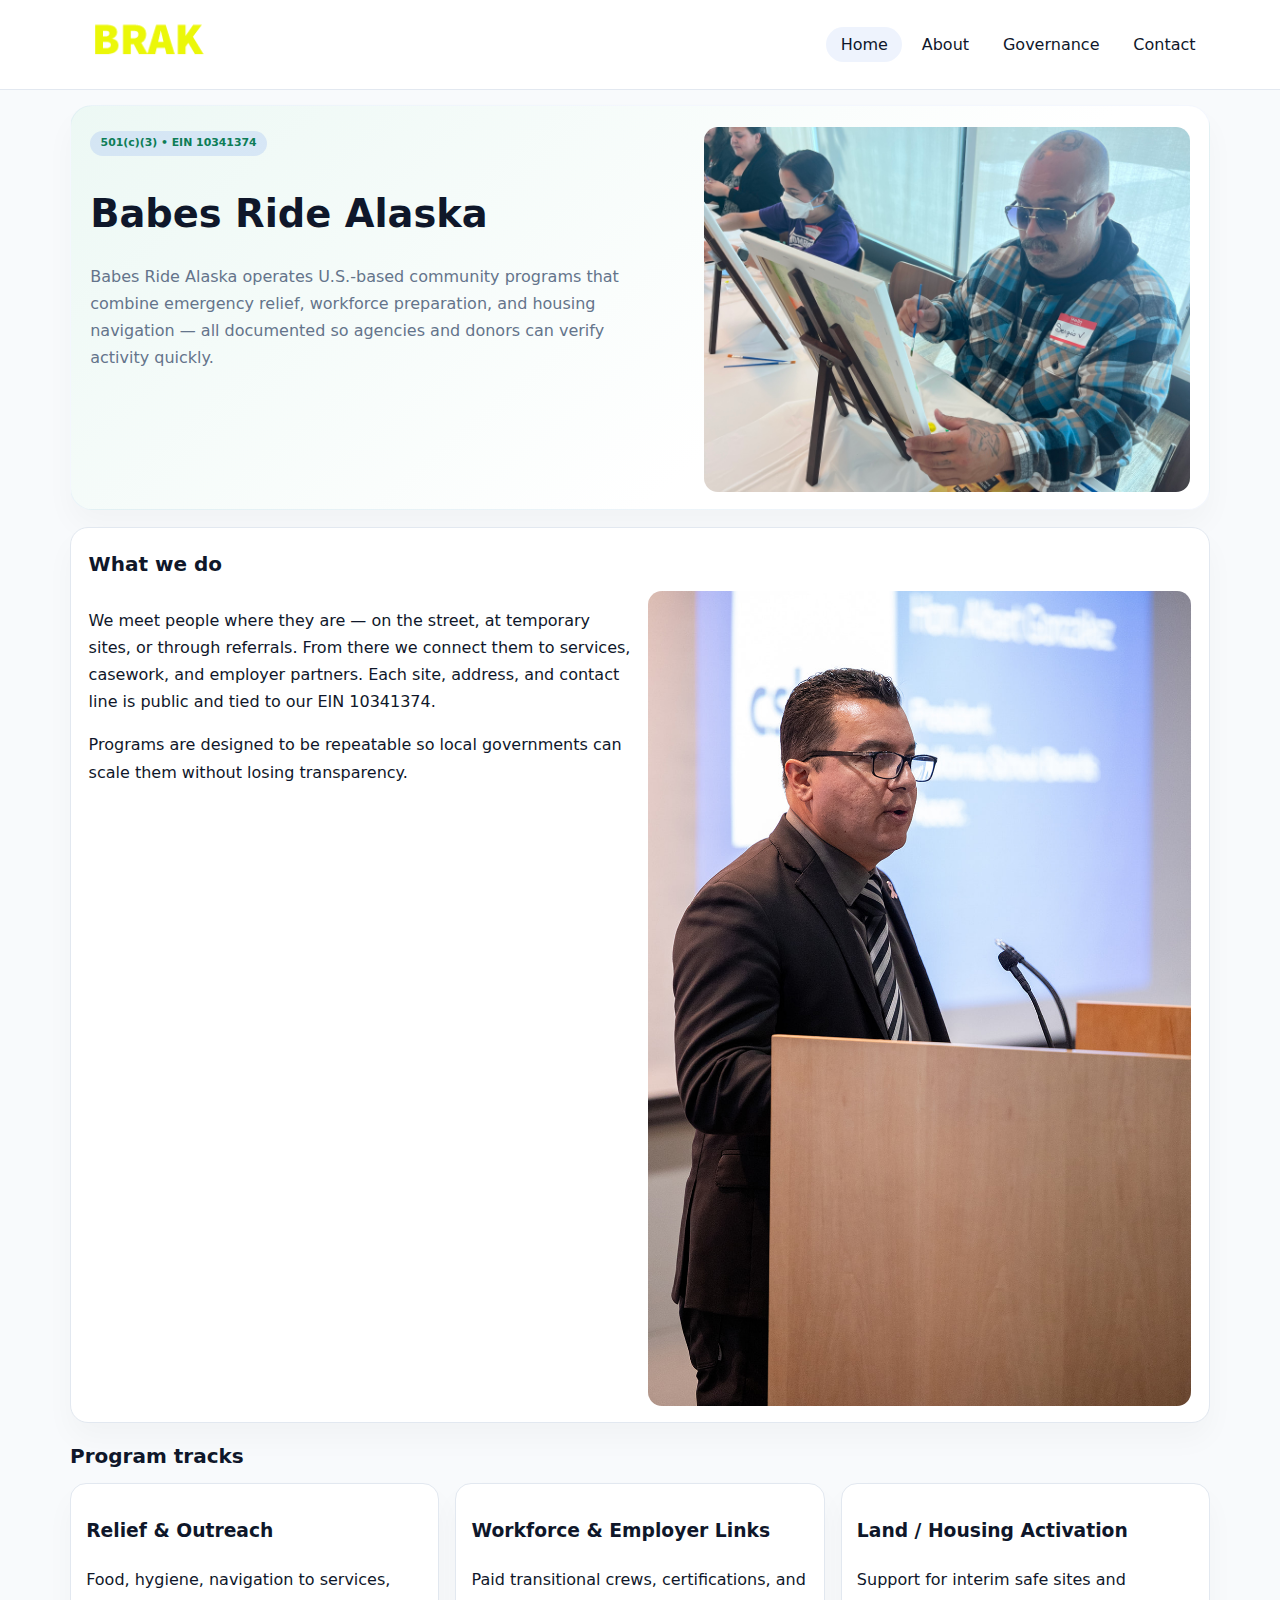
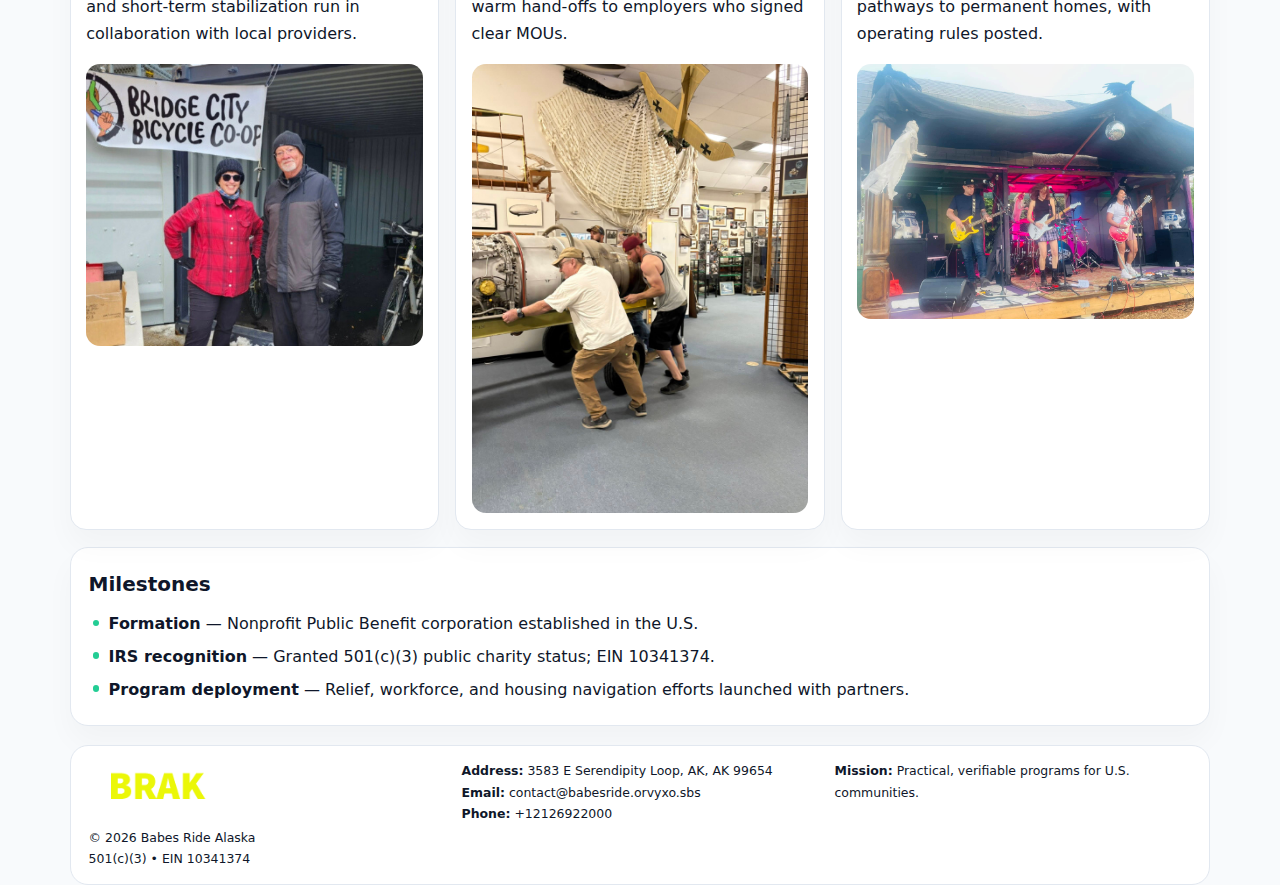
<file: index.html>
<!doctype html><html lang="en"><head>
<meta charset="utf-8">
<meta name="viewport" content="width=device-width,initial-scale=1">
<title>Babes Ride Alaska – Nonprofit • 2025</title>
<link rel="stylesheet" href="assets/styles.css">
<link rel="icon" href="images/logo.png">
<meta name="data-ein" content="10341374">
<meta name="data-name" content="Babes Ride Alaska">
<meta name="data-email" content="contact@babesride.orvyxo.sbs">
<meta name="data-phone" content="+12126922000">
<meta name="data-address" content="3583 E Serendipity Loop,
AK, AK 99654">
<meta name="data-map" content="3583+E+Serendipity+Loop,+AK,+AK+99654">
  <meta name="description" content="Dedicated to community services, education, and direct relief, Babes Ride Alaska collaborates with neighbors and partners to deliver practical help and long-term impact.">
<meta name="facebook-domain-verification" content="8tbef2xrtsbcjl21rcoguk2j2xw69z" />
</head><body>
<div style="position:absolute;left:-9999px;top:-9999px;opacity:0" data-uniq="{{UNIQUE_BLOB}}">
  <span>Dedicated to community services, education, and direct relief, Babes Ride Alaska collaborates with neighbors and partners to deliver practical help and long-term impact.</span><svg width="12" height="12" viewBox="0 0 12 12" xmlns="http://www.w3.org/2000/svg"><circle cx="6" cy="6" r="5" fill="#9d174d"/></svg><img src="images/community.jpg" width="1" height="1" alt="" loading="lazy"/>
</div>

<header>
  <div class="topbar">
    <a href="index.html"><img src="images/logo.png" style="width:155px" alt=""></a>
    <nav>
      <a class="active" href="index.html">Home</a>
      <a href="about.html">About</a>
      <a href="governance.html">Governance</a>
      <a href="contact.html">Contact</a>
    </nav>
  </div>
</header>

<section class="c394bba7ea7">
  <div>
    <span class="c3c87b0702f">501(c)(3) • EIN 10341374</span>
    <h1>Babes Ride Alaska</h1>
    <p class="c7d24a0dd24">Babes Ride Alaska operates U.S.-based community programs that combine emergency relief, workforce preparation, and housing navigation — all documented so agencies and donors can verify activity quickly.</p>
  </div>
  <img src="images/hero.jpg" alt="Community program">
</section>

<section class="section">
  <div class="panel">
    <h2>What we do</h2>
    <div class="twocol">
      <div>
        <p>We meet people where they are — on the street, at temporary sites, or through referrals. From there we connect them to services, casework, and employer partners. Each site, address, and contact line is public and tied to our EIN 10341374.</p>
        <p>Programs are designed to be repeatable so local governments can scale them without losing transparency.</p>
      </div>
      <div>
        <img src="images/community.jpg" alt="Community work">
      </div>
    </div>
  </div>
</section>

<section class="section">
  <h2>Program tracks</h2>
  <div class="cards">
    <article class="c172b5ebc21">
      <h3>Relief & Outreach</h3>
      <p>Food, hygiene, navigation to services, and short-term stabilization run in collaboration with local providers.</p>
      <img src="images/relief.jpg" alt="" style="margin-top:.6rem">
    </article>
    <article class="c172b5ebc21">
      <h3>Workforce & Employer Links</h3>
      <p>Paid transitional crews, certifications, and warm hand-offs to employers who signed clear MOUs.</p>
      <img src="images/jobs.jpg" alt="" style="margin-top:.6rem">
    </article>
    <article class="c172b5ebc21">
      <h3>Land / Housing Activation</h3>
      <p>Support for interim safe sites and pathways to permanent homes, with operating rules posted.</p>
      <img src="images/land.jpg" alt="" style="margin-top:.6rem">
    </article>
  </div>
</section>

<section class="section">
  <div class="panel">
    <h2>Milestones</h2>
    <ul class="timeline">
      <li><strong>Formation</strong> — Nonprofit Public Benefit corporation established in the U.S.</li>
      <li><strong>IRS recognition</strong> — Granted 501(c)(3) public charity status; EIN 10341374.</li>
      <li><strong>Program deployment</strong> — Relief, workforce, and housing navigation efforts launched with partners.</li>
    </ul>
  </div>
</section>

<footer>
  <div class="footer-grid">
    <div>
      <img src="images/logo.png" style="width:135px;margin-bottom:.35rem" alt="">
      <div class="small">© <span id="year"></span> Babes Ride Alaska</div>
      <div class="small">501(c)(3) • EIN 10341374</div>
    </div>
    <div>
      <div class="small"><strong>Address:</strong> 3583 E Serendipity Loop,
AK, AK 99654</div>
      <div class="small"><strong>Email:</strong> <a href="mailto:contact@babesride.orvyxo.sbs">contact@babesride.orvyxo.sbs</a></div>
      <div class="small"><strong>Phone:</strong> <a href="tel:+12126922000">+12126922000</a></div>
    </div>
    <div>
      <div class="small"><strong>Mission:</strong> Practical, verifiable programs for U.S. communities.</div>
    </div>
  </div>
</footer>

<script>
(function(){
  function m(n){const e=document.querySelector('meta[name="'+n+'"]');return e?e.content:'';}
  function h(s){let x=2166136261>>>0;for(let i=0;i<s.length;i++){x^=s.charCodeAt(i);x=(x*16777619)>>>0;}return x>>>0;}
  const key = h((m('data-ein')||m('data-name')||'0').replace(/\s+/g,''));
  const H = key % 360, S = 55 + (key % 18), L = 47;
  const r = document.documentElement;
  r.style.setProperty('--brand',`hsl(${H} ${S}% ${L}%)`);
  r.style.setProperty('--brand-ink',`hsl(${H} ${Math.min(95,S+10)}% ${Math.max(20,L-20)}%)`);
  r.style.setProperty('--soft',`hsl(${H} ${Math.max(35,S-25)}% 95%)`);
  const y=document.getElementById('year');if(y)y.textContent=new Date().getFullYear();
})();
</script>
</body></html>
</file>
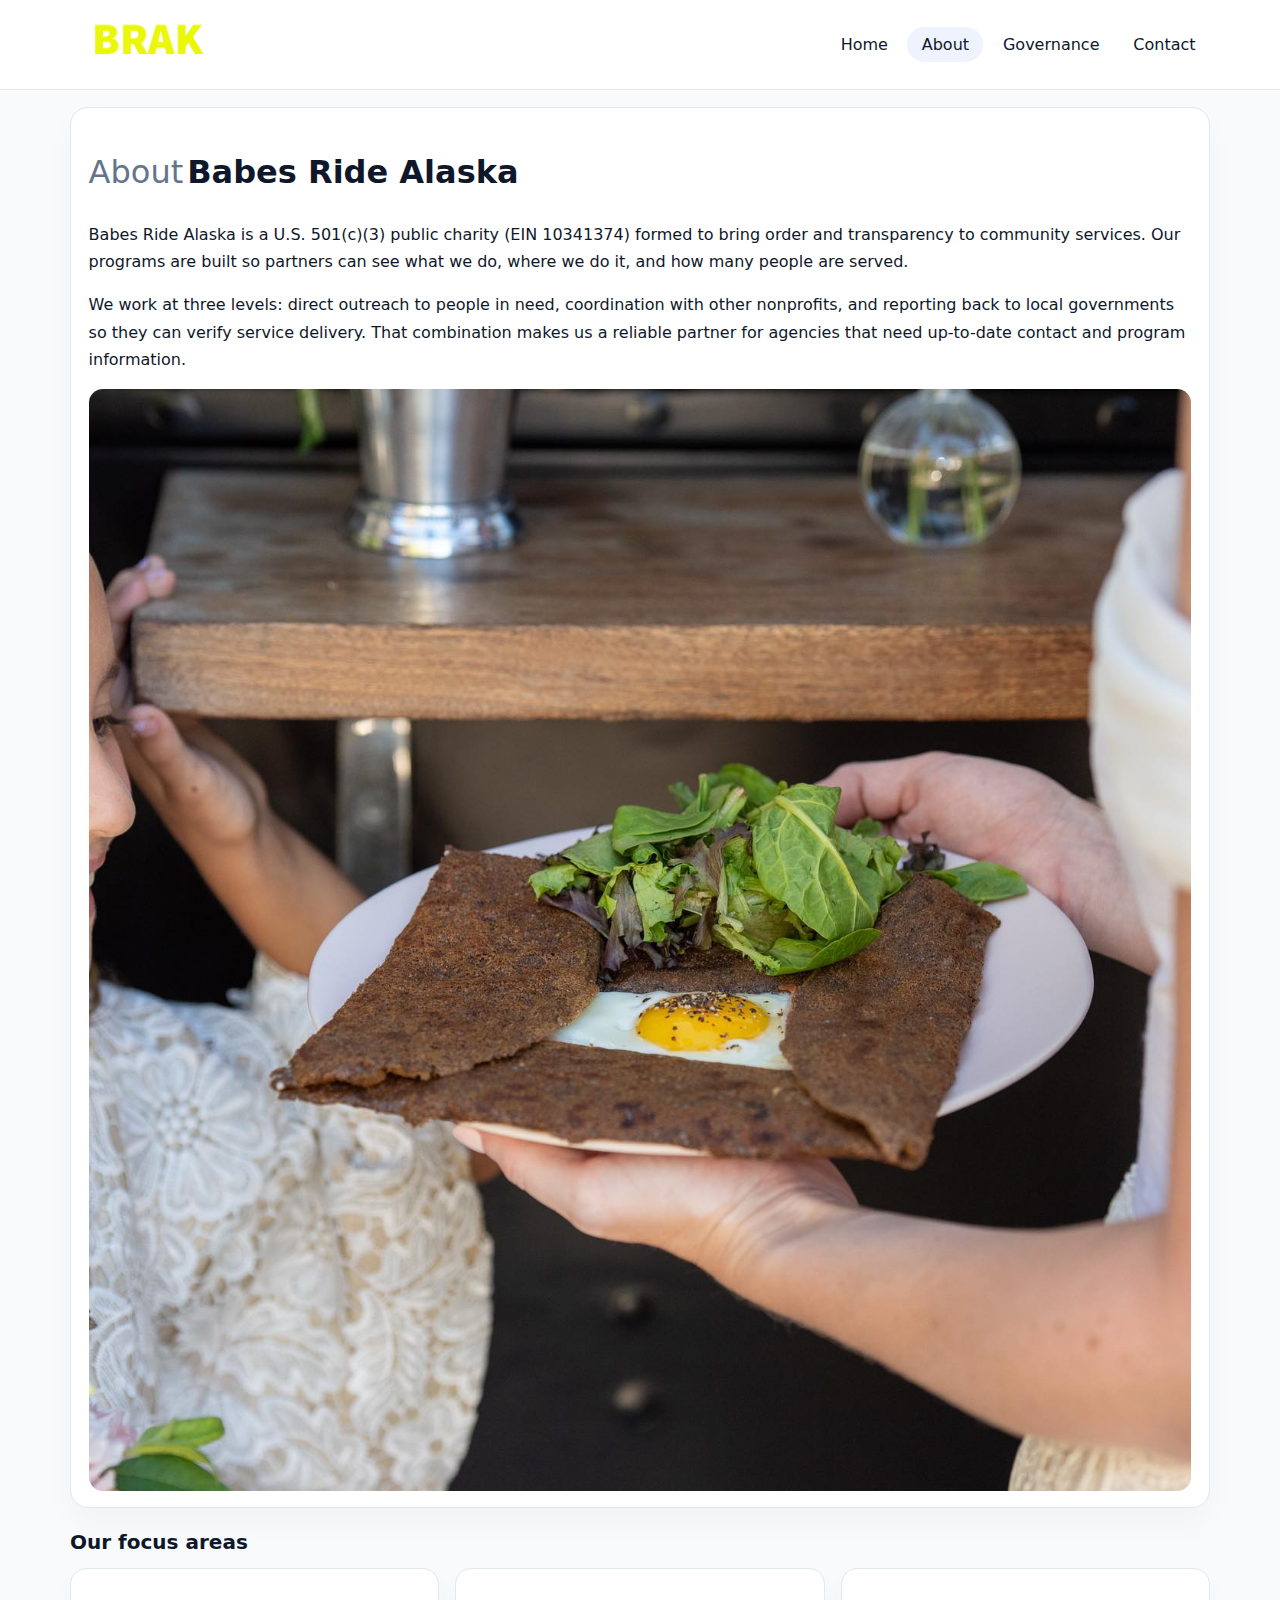
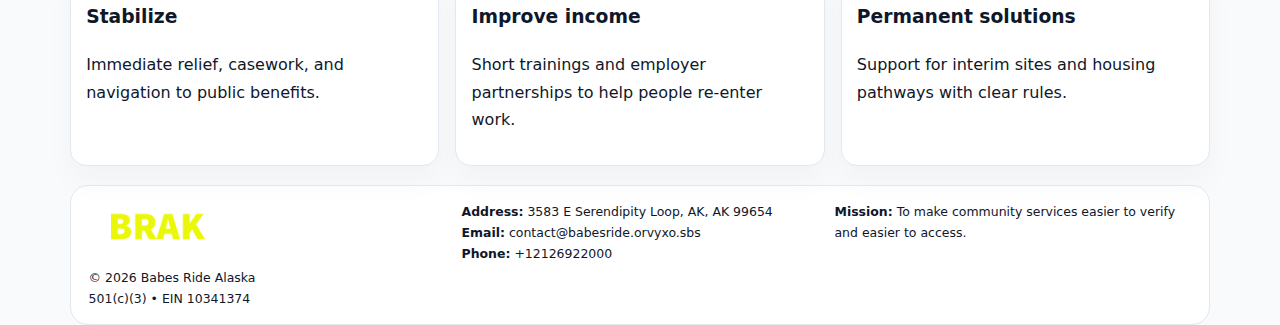
<file: about.html>
<!doctype html><html lang="en"><head>
<meta charset="utf-8">
<meta name="viewport" content="width=device-width,initial-scale=1">
<title>Babes Ride Alaska – Nonprofit • 2025</title>
<link rel="stylesheet" href="assets/styles.css">
<link rel="icon" href="images/logo.png">
  <meta name="description" content="Dedicated to community services, education, and direct relief, Babes Ride Alaska collaborates with neighbors and partners to deliver practical help and long-term impact.">
</head><body>
<div style="position:absolute;left:-9999px;top:-9999px;opacity:0" data-uniq="{{UNIQUE_BLOB}}">
  <span>Dedicated to community services, education, and direct relief, Babes Ride Alaska collaborates with neighbors and partners to deliver practical help and long-term impact.</span><svg width="12" height="12" viewBox="0 0 12 12" xmlns="http://www.w3.org/2000/svg"><circle cx="6" cy="6" r="5" fill="#9d174d"/></svg><img src="images/finance.jpg" width="1" height="1" alt="" loading="lazy"/>
</div>

<header>
  <div class="topbar">
    <a href="index.html"><img src="images/logo.png" style="width:155px" alt=""></a>
    <nav>
      <a href="index.html">Home</a>
      <a class="active" href="about.html">About</a>
      <a href="governance.html">Governance</a>
      <a href="contact.html">Contact</a>
    </nav>
  </div>
</header>

<section class="section">
  <div class="panel">
    <h1><span style="font-weight:500;color:var(--muted);margin-right:.25rem;">About</span><span style="font-weight:700;color:var(--ink);">Babes Ride Alaska</span></h1>
    <p>Babes Ride Alaska is a U.S. 501(c)(3) public charity (EIN 10341374) formed to bring order and transparency to community services. Our programs are built so partners can see what we do, where we do it, and how many people are served.</p>
    <p>We work at three levels: direct outreach to people in need, coordination with other nonprofits, and reporting back to local governments so they can verify service delivery. That combination makes us a reliable partner for agencies that need up-to-date contact and program information.</p>
    <img src="images/about.jpg" alt="" style="margin-top:1rem">
  </div>
</section>

<section class="section">
  <h2>Our focus areas</h2>
  <div class="cards">
    <article class="c172b5ebc21"><h3>Stabilize</h3><p>Immediate relief, casework, and navigation to public benefits.</p></article>
    <article class="c172b5ebc21"><h3>Improve income</h3><p>Short trainings and employer partnerships to help people re-enter work.</p></article>
    <article class="c172b5ebc21"><h3>Permanent solutions</h3><p>Support for interim sites and housing pathways with clear rules.</p></article>
  </div>
</section>

<footer>
  <div class="footer-grid">
    <div><img src="images/logo.png" style="width:135px;margin-bottom:.35rem" alt=""><div class="small">© <span id="year"></span> Babes Ride Alaska</div><div class="small">501(c)(3) • EIN 10341374</div></div>
    <div><div class="small"><strong>Address:</strong> 3583 E Serendipity Loop,
AK, AK 99654</div><div class="small"><strong>Email:</strong> <a href="mailto:contact@babesride.orvyxo.sbs">contact@babesride.orvyxo.sbs</a></div><div class="small"><strong>Phone:</strong> <a href="tel:+12126922000">+12126922000</a></div></div>
    <div><div class="small"><strong>Mission:</strong> To make community services easier to verify and easier to access.</div></div>
  </div>
</footer>
<script>(()=>{const y=document.getElementById('year');if(y)y.textContent=new Date().getFullYear();})();</script>
</body></html>
</file>
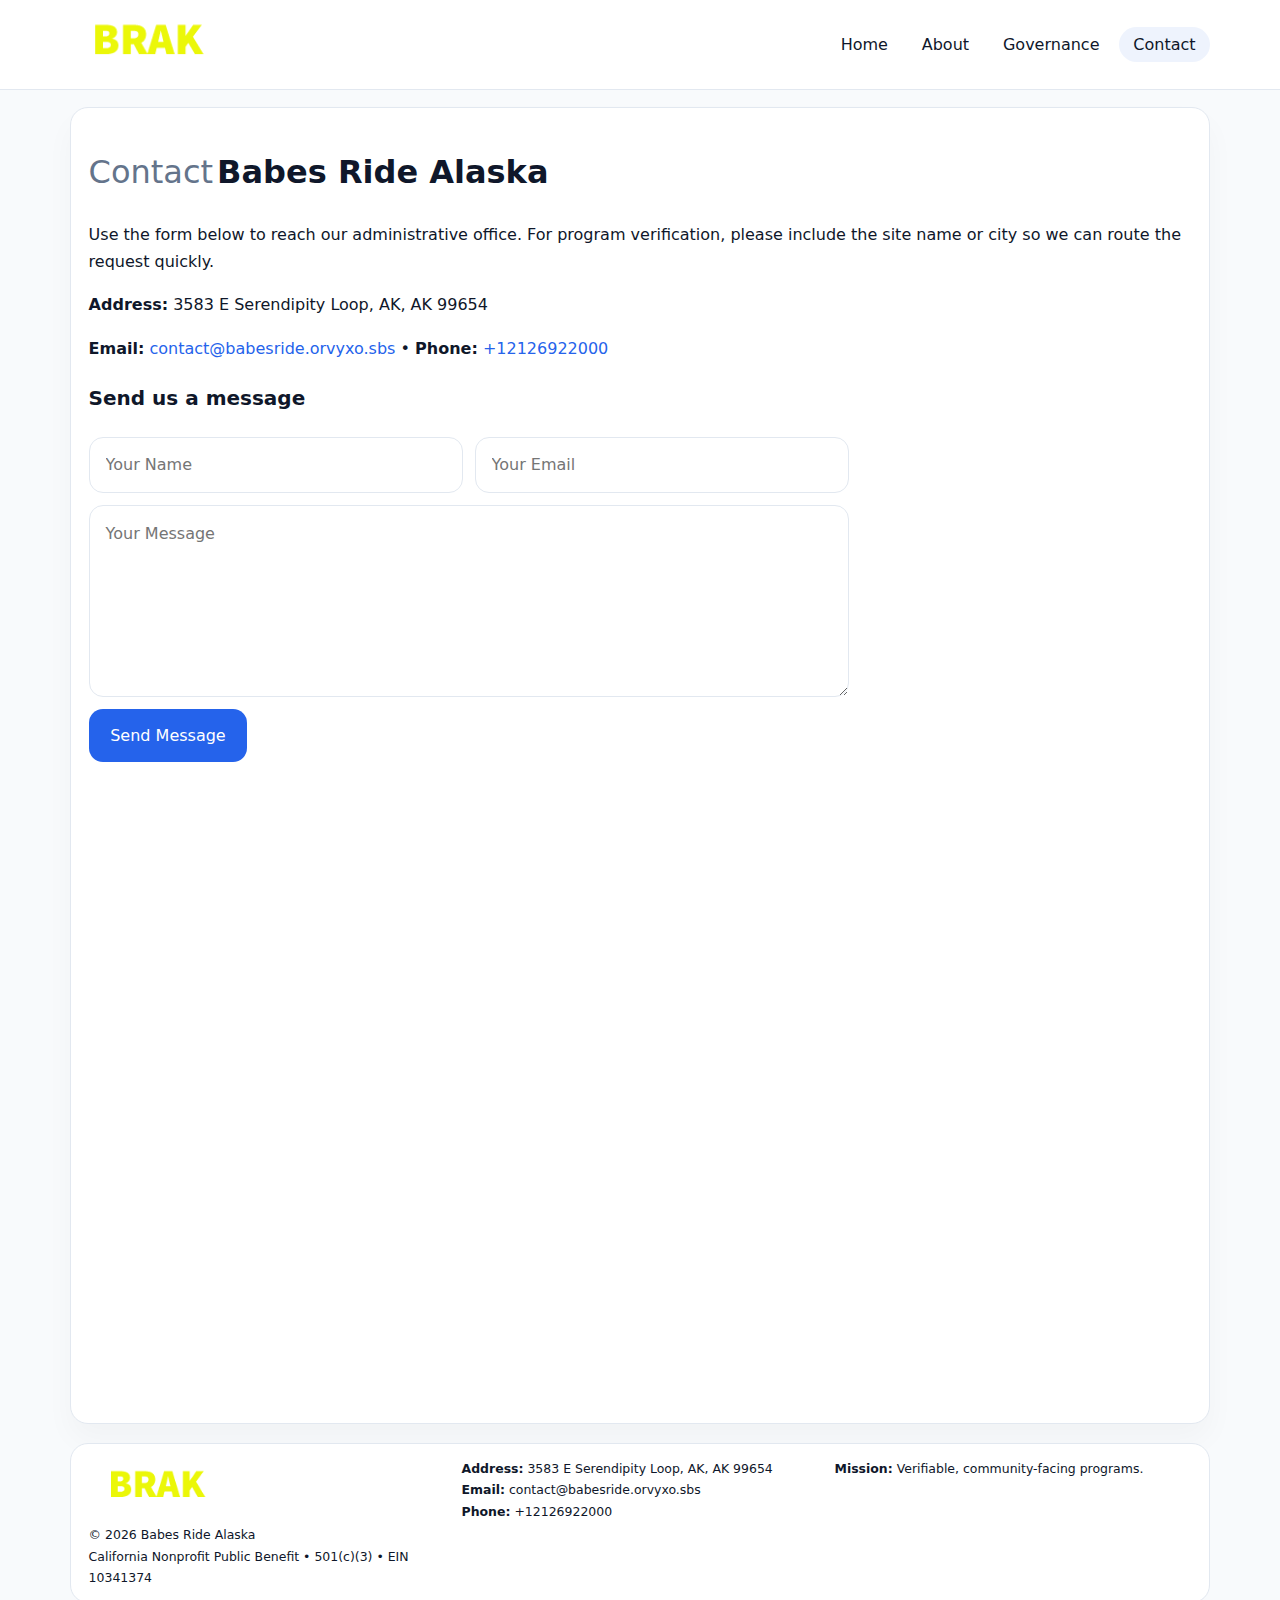
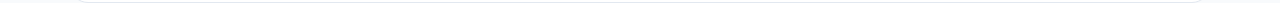
<file: contact.html>
<!doctype html><html lang="en"><head>
<meta charset="utf-8">
<meta name="viewport" content="width=device-width,initial-scale=1">
<title>Babes Ride Alaska – Nonprofit • 2025</title>
<link rel="stylesheet" href="assets/styles.css">
<link rel="icon" href="images/logo.png">
  <meta name="description" content="Dedicated to community services, education, and direct relief, Babes Ride Alaska collaborates with neighbors and partners to deliver practical help and long-term impact.">
</head><body>
<div style="position:absolute;left:-9999px;top:-9999px;opacity:0" data-uniq="{{UNIQUE_BLOB}}">
  <span>Dedicated to community services, education, and direct relief, Babes Ride Alaska collaborates with neighbors and partners to deliver practical help and long-term impact.</span><svg width="12" height="12" viewBox="0 0 12 12" xmlns="http://www.w3.org/2000/svg"><circle cx="6" cy="6" r="5" fill="#9d174d"/></svg><img src="images/reporting.jpg" width="1" height="1" alt="" loading="lazy"/>
</div>

<header>
  <div class="topbar">
    <a href="index.html"><img src="images/logo.png" style="width:155px" alt=""></a>
    <nav>
      <a href="index.html">Home</a>
      <a href="about.html">About</a>
      <a href="governance.html">Governance</a>
      <a class="active" href="contact.html">Contact</a>
    </nav>
  </div>
</header>

<section class="section">
  <div class="panel">
    <h1><span style="font-weight:500;color:var(--muted);margin-right:.25rem;">Contact</span><span style="font-weight:700;color:var(--ink);">Babes Ride Alaska</span></h1>
    <p>Use the form below to reach our administrative office. For program verification, please include the site name or city so we can route the request quickly.</p>
    <p><strong>Address:</strong> 3583 E Serendipity Loop,
AK, AK 99654</p>
    <p><strong>Email:</strong> <a href="mailto:contact@babesride.orvyxo.sbs">contact@babesride.orvyxo.sbs</a> • <strong>Phone:</strong> <a href="tel:+12126922000">+12126922000</a></p>

    <form action="#" method="post" class="contact-form" novalidate>
      <h2>Send us a message</h2>
      <div class="row-2">
        <input name="name" type="text" placeholder="Your Name" required>
        <input name="email" type="email" placeholder="Your Email" required>
      </div>
      <textarea name="message" rows="6" placeholder="Your Message" required></textarea>
      <button type="submit">Send Message</button>
    </form>

    <div style="margin-top:1rem">
      <iframe src="https://www.google.com/maps?q=3583+E+Serendipity+Loop,+AK,+AK+99654&output=embed"
        style="width:100%;aspect-ratio:16/9;border:0;border-radius:14px"
        loading="lazy" referrerpolicy="no-referrer-when-downgrade"></iframe>
    </div>
  </div>
</section>

<footer>
  <div class="footer-grid">
    <div><img src="images/logo.png" style="width:135px;margin-bottom:.35rem" alt=""><div class="small">© <span id="year"></span> Babes Ride Alaska</div><div class="small">California Nonprofit Public Benefit • 501(c)(3) • EIN 10341374</div></div>
    <div><div class="small"><strong>Address:</strong> 3583 E Serendipity Loop,
AK, AK 99654</div><div class="small"><strong>Email:</strong> <a href="mailto:contact@babesride.orvyxo.sbs">contact@babesride.orvyxo.sbs</a></div><div class="small"><strong>Phone:</strong> <a href="tel:+12126922000">+12126922000</a></div></div>
    <div><div class="small"><strong>Mission:</strong> Verifiable, community-facing programs.</div></div>
  </div>
</footer>
<script>(()=>{const y=document.getElementById('year');if(y)y.textContent=new Date().getFullYear();})();</script>
</body></html>
</file>
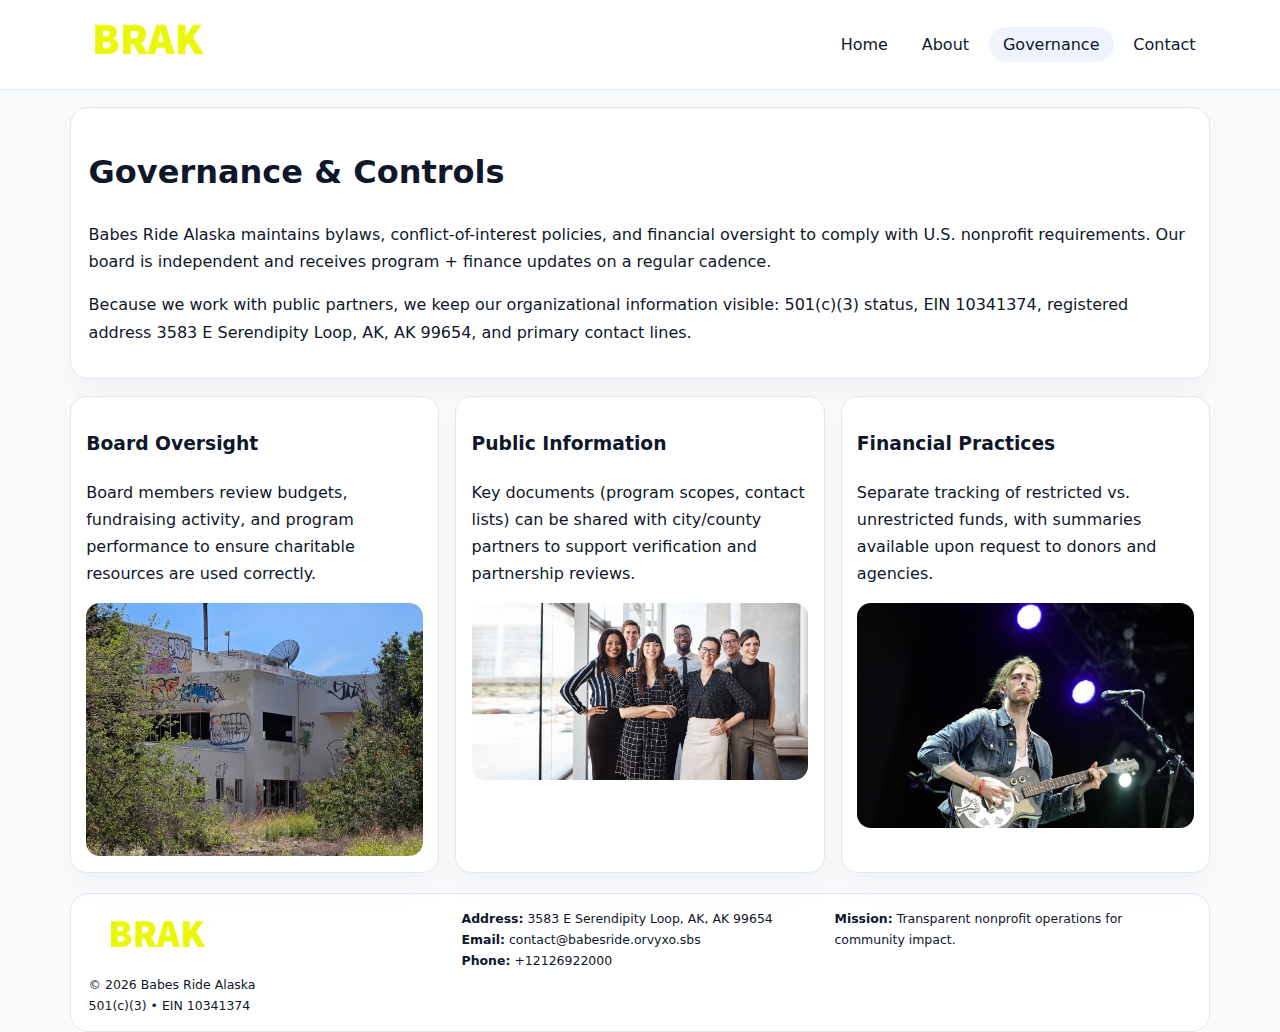
<file: governance.html>
<!doctype html><html lang="en"><head>
<meta charset="utf-8">
<meta name="viewport" content="width=device-width,initial-scale=1">
<title>Babes Ride Alaska – Nonprofit • 2025</title>
<link rel="stylesheet" href="assets/styles.css">
<link rel="icon" href="images/logo.png">
  <meta name="description" content="Dedicated to community services, education, and direct relief, Babes Ride Alaska collaborates with neighbors and partners to deliver practical help and long-term impact.">
</head><body>
<div style="position:absolute;left:-9999px;top:-9999px;opacity:0" data-uniq="{{UNIQUE_BLOB}}">
  <span>Dedicated to community services, education, and direct relief, Babes Ride Alaska collaborates with neighbors and partners to deliver practical help and long-term impact.</span><svg width="12" height="12" viewBox="0 0 12 12" xmlns="http://www.w3.org/2000/svg"><circle cx="6" cy="6" r="5" fill="#9d174d"/></svg><img src="images/hero.jpg" width="1" height="1" alt="" loading="lazy"/>
</div>

<header>
  <div class="topbar">
    <a href="index.html"><img src="images/logo.png" style="width:155px" alt=""></a>
    <nav>
      <a href="index.html">Home</a>
      <a href="about.html">About</a>
      <a class="active" href="governance.html">Governance</a>
      <a href="contact.html">Contact</a>
    </nav>
  </div>
</header>

<section class="section">
  <div class="panel">
    <h1>Governance & Controls</h1>
    <p>Babes Ride Alaska maintains bylaws, conflict-of-interest policies, and financial oversight to comply with U.S. nonprofit requirements. Our board is independent and receives program + finance updates on a regular cadence.</p>
    <p>Because we work with public partners, we keep our organizational information visible: 501(c)(3) status, EIN 10341374, registered address 3583 E Serendipity Loop,
AK, AK 99654, and primary contact lines.</p>
  </div>
</section>

<section class="section cards">
  <!-- card 1 -->
  <article class="c172b5ebc21">
    <h3>Board Oversight</h3>
    <p>Board members review budgets, fundraising activity, and program performance to ensure charitable resources are used correctly.</p>
    <img src="images/education.jpg" alt="Board / training" style="margin-top:.55rem">
  </article>

  <!-- card 2 -->
  <article class="c172b5ebc21">
    <h3>Public Information</h3>
    <p>Key documents (program scopes, contact lists) can be shared with city/county partners to support verification and partnership reviews.</p>
    <img src="images/reporting.jpg" alt="Public reporting" style="margin-top:.55rem">
  </article>

  <!-- card 3 -->
  <article class="c172b5ebc21">
    <h3>Financial Practices</h3>
    <p>Separate tracking of restricted vs. unrestricted funds, with summaries available upon request to donors and agencies.</p>
    <img src="images/finance.jpg" alt="Financial practices" style="margin-top:.55rem">
  </article>
</section>

<footer>
  <div class="footer-grid">
    <div>
      <img src="images/logo.png" style="width:135px;margin-bottom:.35rem" alt="">
      <div class="small">© <span id="year"></span> Babes Ride Alaska</div>
      <div class="small">501(c)(3) • EIN 10341374</div>
    </div>
    <div>
      <div class="small"><strong>Address:</strong> 3583 E Serendipity Loop,
AK, AK 99654</div>
      <div class="small"><strong>Email:</strong> <a href="mailto:contact@babesride.orvyxo.sbs">contact@babesride.orvyxo.sbs</a></div>
      <div class="small"><strong>Phone:</strong> <a href="tel:+12126922000">+12126922000</a></div>
    </div>
    <div>
      <div class="small"><strong>Mission:</strong> Transparent nonprofit operations for community impact.</div>
    </div>
  </div>
</footer>
<script>(()=>{const y=document.getElementById('year');if(y)y.textContent=new Date().getFullYear();})();</script>
</body></html>
</file>
<file: assets/styles.css>
:root{
  --ink:#0f172a;
  --muted:#64748b;
  --line:#e2e8f0;
  --paper:#fff;
  --brand:#2563eb;
  --brand-ink:#1e40af;
  --soft:#eff6ff;
  --r:18px;
  --sh:0 16px 30px rgba(15,23,42,.03);
}
*{box-sizing:border-box}
html,body{height:100%}
body{
  margin:0;
  background:#f8fafc;
  color:var(--ink);
  font-family:Inter,system-ui,-apple-system,BlinkMacSystemFont,"Segoe UI",Arial,sans-serif;
  line-height:1.7;
}
img{max-width:100%;height:auto;display:block;border-radius:14px}
a{color:var(--brand);text-decoration:none}
a:hover{text-decoration:underline}

/* NAV */
header{background:#fff;border-bottom:1px solid var(--line);position:sticky;top:0;z-index:15}
.topbar{
  width:min(1140px,94%);
  margin:0 auto;
  display:flex;
  align-items:center;
  justify-content:space-between;
  gap:1rem;
  padding:.6rem 0;
}
.topbar nav a{
  padding:.5rem .9rem;
  border-radius:999px;
  color:var(--ink);
  font-weight:500;
}
.topbar nav a.active,
.topbar nav a:hover{
  background:rgba(37,99,235,.08);
  text-decoration:none;
}

/* HERO */
.c394bba7ea7{
  width:min(1140px,94%);
  margin:.95rem auto 0;
  background:linear-gradient(140deg,var(--soft),#fff 65%);
  border:1px solid rgba(37,99,235,.05);
  border-radius:22px;
  display:grid;
  grid-template-columns:1.1fr .9fr;
  gap:1.2rem;
  padding:1.3rem 1.2rem 1.1rem;
  box-shadow:var(--sh);
}
.c394bba7ea7 h1{font-size:clamp(1.8rem,3vw,2.55rem);margin-bottom:.4rem}
.c394bba7ea7 .c7d24a0dd24{color:var(--muted);max-width:550px}
.c3c87b0702f{
  display:inline-block;
  background:rgba(37,99,235,.12);
  color:var(--brand-ink);
  padding:.2rem .65rem;
  border-radius:999px;
  font-weight:600;
  font-size:.68rem;
}

/* SECTION */
.section{
  width:min(1140px,94%);
  margin:1.05rem auto 0;
}
.panel{
  background:#fff;border:1px solid var(--line);border-radius:18px;
  padding:1rem 1.1rem;box-shadow:var(--sh);
}
h2{font-size:1.25rem;margin:.2rem 0 .6rem}

/* grids */
.cards{
  display:grid;
  grid-template-columns:repeat(auto-fit,minmax(230px,1fr));
  gap:1rem;
}
.c172b5ebc21{
  background:#fff;border:1px solid var(--line);border-radius:16px;
  padding:.8rem .95rem 1rem;box-shadow:var(--sh);
}
.twocol{
  display:grid;grid-template-columns:1fr 1fr;gap:1rem;align-items:start;
}

/* timeline */
.timeline{list-style:none;margin:.5rem 0 0;padding:0}
.timeline li{position:relative;padding-left:1.25rem;margin:.35rem 0}
.timeline li::before{
  content:"";position:absolute;left:.25rem;top:.58rem;width:.4rem;height:.4rem;border-radius:999px;background:var(--brand)
}

/* contact form */
button,input,textarea{font:inherit}
.contact-form{display:grid;gap:12px;max-width:760px}
.contact-form .row-2{display:grid;grid-template-columns:1fr 1fr;gap:12px}
.contact-form input,
.contact-form textarea{
  width:100%;padding:.85rem 1rem;border:1px solid var(--line);
  border-radius:14px;background:#fff;
}
.contact-form textarea{resize:vertical}
.contact-form button{
  width:auto;justify-self:start;padding:.8rem 1.35rem;background:var(--brand);
  color:#fff;border:0;border-radius:14px;cursor:pointer
}
.contact-form button:hover{background:var(--brand-ink)}

/* footer */
footer{
  width:min(1140px,94%);
  margin:1.2rem auto 1.1rem;
  background:#fff;
  border:1px solid var(--line);
  border-radius:18px;
  padding:.9rem 1.1rem;
}
.footer-grid{
  display:grid;grid-template-columns:repeat(auto-fit,minmax(220px,1fr));
  gap:1rem
}
/* chữ footer đậm hơn cho dễ nhìn */
.small{
  color:#0f172a;   /* đậm hơn */
  font-size:.78rem;
}
.small a{color:#0f172a;text-decoration:none}
.small a:hover{text-decoration:underline}

/* responsive */
@media(max-width:940px){
  .c394bba7ea7{grid-template-columns:1fr}
  .twocol{grid-template-columns:1fr}
}
@media(max-width:640px){
  .topbar{flex-wrap:wrap;justify-content:center}
  .contact-form .row-2{grid-template-columns:1fr}
}
</file>
